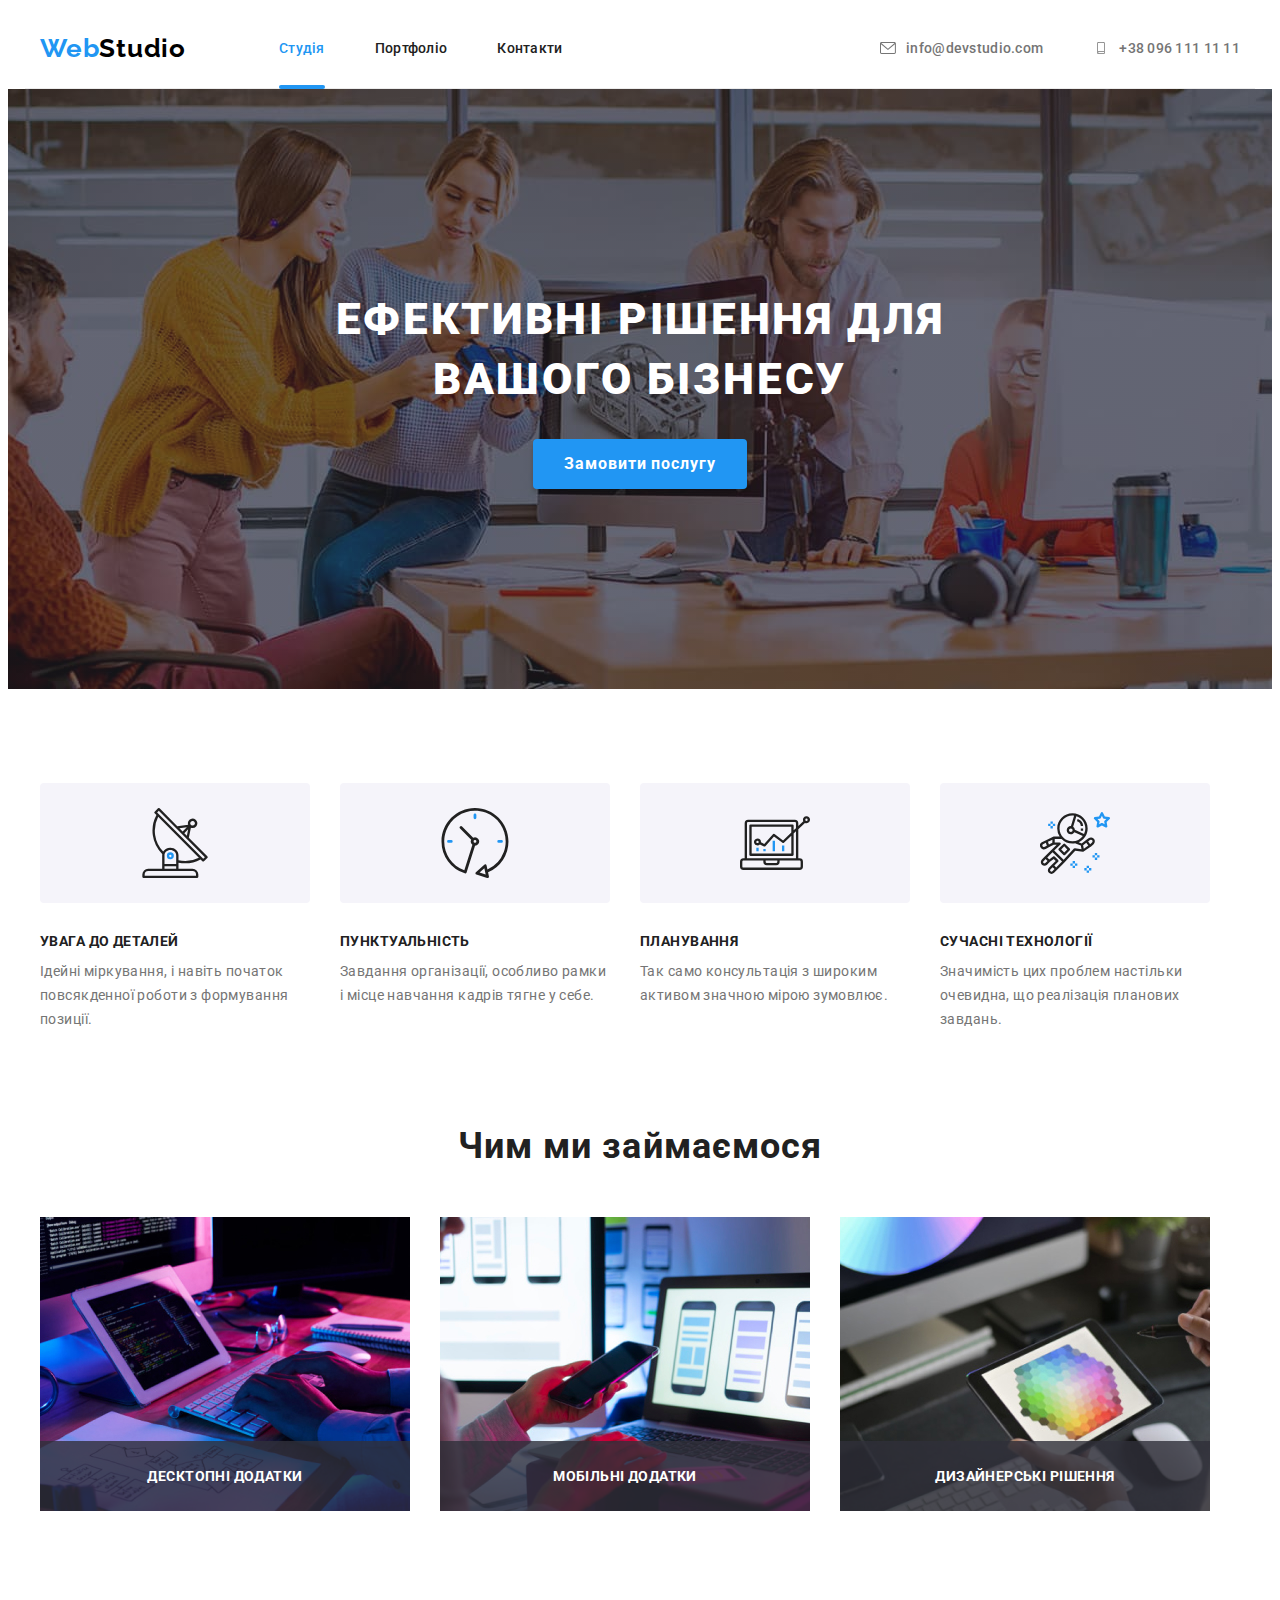
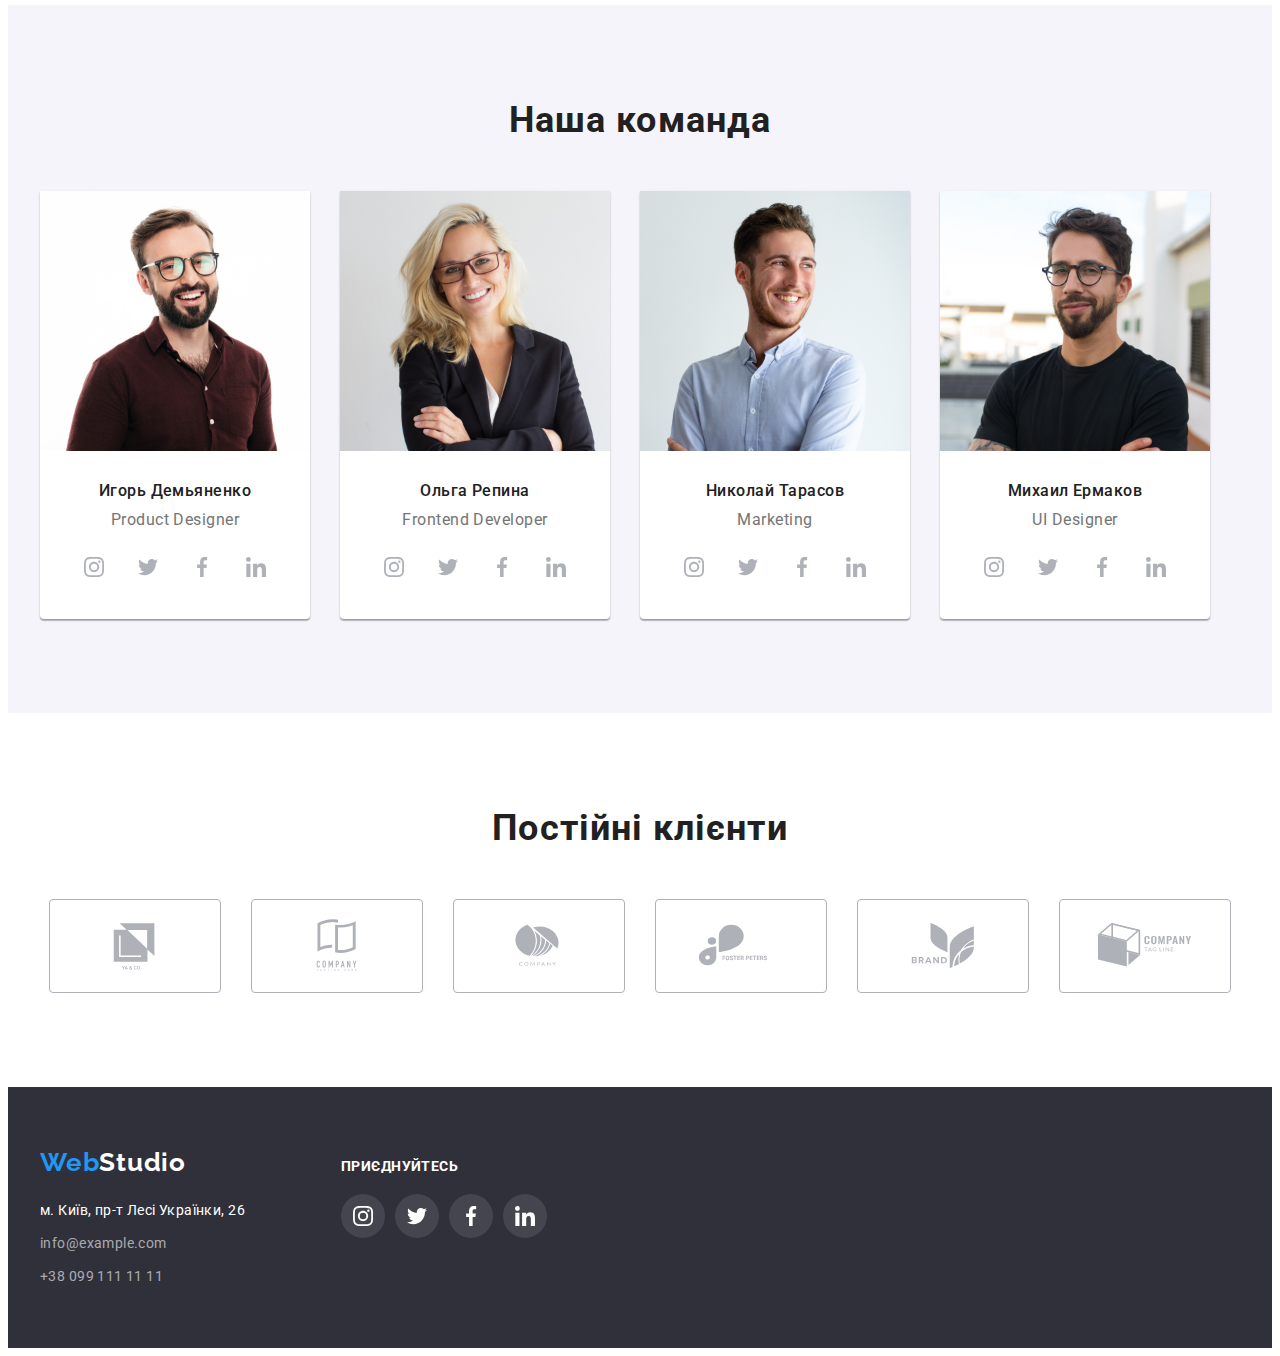
<file: index.html>
<!DOCTYPE html>
<html lang="uk">
  <head>
    <meta charset="UTF-8" />
    <meta http-equiv="X-UA-Compatible" content="IE=edge" />
    <meta name="viewport" content="width=device-width, initial-scale=1.0" />
    <!-- Fonts start -->
    <link rel="preconnect" href="https://fonts.googleapis.com" />
    <link rel="preconnect" href="https://fonts.gstatic.com" crossorigin />
    <link
      href="https://fonts.googleapis.com/css2?family=Raleway:wght@700&family=Roboto:wght@400;500;700;900&display=swap"
      rel="stylesheet"
    />
    <!-- Fonts end -->

    <!-- Normalize start -->
    <link
      rel="stylesheet"
      href="https://cdnjs.cloudflare.com/ajax/libs/modern-normalize/1.1.0/modern-normalize.min.css"
      integrity="sha512-wpPYUAdjBVSE4KJnH1VR1HeZfpl1ub8YT/NKx4PuQ5NmX2tKuGu6U/JRp5y+Y8XG2tV+wKQpNHVUX03MfMFn9Q=="
      crossorigin="anonymous"
      referrerpolicy="no-referrer"
    />
    <!-- Normalize end -->

    <!-- Animation start -->
    <link
    rel="stylesheet"
    href="https://cdnjs.cloudflare.com/ajax/libs/animate.css/4.1.1/animate.min.css"
  />
  <!-- Animation end -->

    <link rel="stylesheet" href="./css/styles.css" />
    <title>WebStudio</title>
  </head>
  <body data-page>
    <!-- Header section -->
    <header class="header">
      <div class="container header-container">
        <a class="logo link header-logo" href="./index.html" lang="en"
          >Web<span class="word">Studio</span></a
        >

        <nav class="header-nav">
          <ul class="header-list list">
            <li class="header-item">
              <a class="header-link header-link-current link" href="./index.html">Студія</a>
            </li>
            <li class="header-item">
              <a class="header-link link" href="./portfolio.html">Портфоліо</a>
            </li>
            <li class="header-item">
              <a class="header-link link" href="#contacts">Контакти</a>
            </li>
          </ul>
        </nav>

        <ul class="contacts list">
          <li class="contacts-item">
            <a 
              class="contacts-link link" 
              href="mailto:info@devstudio.com">
              <svg class="contacts-icon" width="16" height="12">
                <use href="./images/icons.svg#envelope"></use>
              </svg>
              info@devstudio.com
            </a>
          </li>
          <li class="contacts-item">
            <a class="contacts-link link" href="tel:+380961111111">
              <svg class="contacts-icon" width="16" height="12">
                <use href="./images/icons.svg#smartphone"></use>
              </svg>
              +38 096 111 11 11
            </a>
          </li>
        </ul>
      </div>
    </header>
    <!-- Main section -->
    <main>
      <section class="hero-section">
        <div class="container">
          <h1 class="hero-title">Ефективні рішення для вашого бізнесу</h1>
          <button class="hero-btn animate__animated animate__pulse animate__delay-2s" type="button" data-modal-open>Замовити послугу</button>
        </div>
      </section>

      <section class="features section">
        <div class="container">
          <ul class="features-list list">
            <li class="features-item">
              <div class="thumb">
                <svg class="features-icon" width="70" height="70">
                  <use href="./images/icons.svg#antenna"></use>
                </svg>
              </div>
              <h3 class="features-title">УВАГА ДО ДЕТАЛЕЙ</h3>
              <p class="features-text text">
                Ідейні міркування, і навіть початок повсякденної роботи з формування позиції.
              </p>
            </li>

            <li class="features-item">
              <div class="thumb">
                <svg class="features-icon" width="70" height="70">
                  <use href="./images/icons.svg#clock"></use>
                </svg>
              </div>
              <h3 class="features-title">ПУНКТУАЛЬНІСТЬ</h3>
              <p class="features-text text">
                Завдання організації, особливо рамки і місце навчання кадрів тягне у себе.
              </p>
            </li>

            <li class="features-item">
              <div class="thumb">
                <svg class="features-icon" width="70" height="70">
                  <use href="./images/icons.svg#diagram"></use>
                </svg>
              </div>
              <h3 class="features-title">ПЛАНУВАННЯ</h3>
              <p class="features-text text">
                Так само консультація з широким активом значною мірою зумовлює.
              </p>
            </li>

            <li class="features-item">
              <div class="thumb">
                <svg class="features-icon" width="70" height="70">
                  <use href="./images/icons.svg#astronaut"></use>
                </svg>
              </div>
              <h3 class="features-title">СУЧАСНІ ТЕХНОЛОГІЇ</h3>
              <p class="features-text text">
                Значимість цих проблем настільки очевидна, що реалізація планових завдань.
              </p>
            </li>
          </ul>
        </div>
      </section>

      <section class="occupation" id="studio">
        <div class="container">
          <h2 class="occupation-title title">Чим ми займаємося</h2>

          <ul class="occupation-list list">
            <li class="occupation-item">
              <img
                class="occupation-img"
                src="./images/computer.jpg.jpg"
                alt="Планшет с клавиатурой"
                width="370"
                height="294"
              />
                <div class="occupation-overlay">
                  <p class="occupation-text">Десктопні додатки</p>
                </div>
            </li>

            <li class="occupation-item">
              <img
                class="occupation-img"
                src="./images/computer2.jpg.jpg"
                alt="Ноутбук"
                width="370"
                height="294"
              />
              <div class="occupation-overlay">
                <p class="occupation-text">Мобільні додатки</p>
              </div>
            </li>

            <li class="occupation-item">
              <img
                class="occupation-img"
                src="./images/computer3.jpg.jpg"
                alt="Планшет с цветной картинкой"
                width="370"
                height="294"
              />
              <div class="occupation-overlay">
                <p class="occupation-text">Дизайнерські рішення</p>
              </div>
            </li>
          </ul>
        </div>
      </section>

      <section class="team section">
        <div class="container">
          <h2 class="team-title title">Наша команда</h2>
          <ul class="team-list list">
            <li class="team-item">
              <img
                class="team-img"
                src="./images/igor.jpg"
                alt="Игорь Демьяненко"
                width="270"
                height="260"
              />
              <div class="team-wrapper">
                <h3 class="team-name">Игорь Демьяненко</h3>
                <p class="team-description" lang="en">Product Designer</p>
                <ul class="socials list">
                  <li class="socials-item">
                    <a
                      class="socials-link link"
                      href="instagram.com"
                      target="_blank"
                      rel="noopener noreferrer"
                      aria-label="instagram"
                    >
                    <svg class="socials-icon" width="20" height="20">
                      <use href="./images/icons.svg#instagram"></use>
                    </svg>
                    </a>
                  </li>
                  <li class="socials-item">
                    <a
                      class="socials-link link"
                      href="twitter.com"
                      target="_blank"
                      rel="noopener noreferrer"
                      aria-label="twitter"
                    >
                    <svg class="socials-icon" width="20" height="20">
                      <use href="./images/icons.svg#twitter"></use>
                    </svg>
                    </a>
                  </li>
                  <li class="socials-item">
                    <a
                      class="socials-link link"
                      href="facebook.com"
                      target="_blank"
                      rel="noopener noreferrer"
                      aria-label="facebook"
                    >
                    <svg class="socials-icon" width="20" height="20">
                      <use href="./images/icons.svg#facebook"></use>
                    </svg>
                    </a>
                  </li>
                  <li class="socials-item">
                    <a
                      class="socials-link link"
                      href="linkedin.com"
                      target="_blank"
                      rel="noopener noreferrer"
                      aria-label="linkedin"
                    >
                    <svg class="socials-icon" width="20" height="20">
                      <use href="./images/icons.svg#linkedin"></use>
                    </svg>
                    </a>
                  </li>
                </ul>
              </div>
            </li>

            <li class="team-item">
              <img
                class="team-img"
                src="./images/olga.jpg"
                alt="Ольга Репина"
                width="270"
                height="260"
              />
              <div class="team-wrapper">
                <h3 class="team-name">Ольга Репина</h3>
                <p class="team-description" lang="en">Frontend Developer</p>
                <ul class="socials list">
                  <li class="socials-item">
                    <a
                      class="socials-link link"
                      href="instagram.com"
                      target="_blank"
                      rel="noopener noreferrer"
                      aria-label="instagram"
                    >
                    <svg class="socials-icon" width="20" height="20">
                      <use href="./images/icons.svg#instagram"></use>
                    </svg>
                    </a>
                  </li>
                  <li class="socials-item">
                    <a
                      class="socials-link link"
                      href="twitter.com"
                      target="_blank"
                      rel="noopener noreferrer"
                      aria-label="twitter"
                    >
                    <svg class="socials-icon" width="20" height="20">
                      <use href="./images/icons.svg#twitter"></use>
                    </svg>
                    </a>
                  </li>
                  <li class="socials-item">
                    <a
                      class="socials-link link"
                      href="facebook.com"
                      target="_blank"
                      rel="noopener noreferrer"
                      aria-label="facebook"
                    >
                    <svg class="socials-icon" width="20" height="20">
                      <use href="./images/icons.svg#facebook"></use>
                    </svg>
                    </a>
                  </li>
                  <li class="socials-item">
                    <a
                      class="socials-link link"
                      href="linkedin.com"
                      target="_blank"
                      rel="noopener noreferrer"
                      aria-label="linkedin"
                    >
                    <svg class="socials-icon" width="20" height="20">
                      <use href="./images/icons.svg#linkedin"></use>
                    </svg>
                    </a>
                  </li>
                </ul>
              </div>
            </li>

            <li class="team-item">
              <img
                class="team-img"
                src="./images/nikolay.jpg"
                alt="Николай Тарасов"
                width="270"
                height="260"
              />
              <div class="team-wrapper">
                <h3 class="team-name">Николай Тарасов</h3>
                <p class="team-description" lang="en">Marketing</p>
                <ul class="socials list">
                  <li class="socials-item">
                    <a
                      class="socials-link link"
                      href="instagram.com"
                      target="_blank"
                      rel="noopener noreferrer"
                      aria-label="instagram"
                    >
                    <svg class="socials-icon" width="20" height="20">
                      <use href="./images/icons.svg#instagram"></use>
                    </svg>
                    </a>
                  </li>
                  <li class="socials-item">
                    <a
                      class="socials-link link"
                      href="twitter.com"
                      target="_blank"
                      rel="noopener noreferrer"
                      aria-label="twitter"
                    >
                    <svg class="socials-icon" width="20" height="20">
                      <use href="./images/icons.svg#twitter"></use>
                    </svg>
                    </a>
                  </li>
                  <li class="socials-item">
                    <a
                      class="socials-link link"
                      href="facebook.com"
                      target="_blank"
                      rel="noopener noreferrer"
                      aria-label="facebook"
                    >
                    <svg class="socials-icon" width="20" height="20">
                      <use href="./images/icons.svg#facebook"></use>
                    </svg>
                    </a>
                  </li>
                  <li class="socials-item">
                    <a
                      class="socials-link link"
                      href="linkedin.com"
                      target="_blank"
                      rel="noopener noreferrer"
                      aria-label="linkedin"
                    >
                    <svg class="socials-icon" width="20" height="20">
                      <use href="./images/icons.svg#linkedin"></use>
                    </svg>
                    </a>
                  </li>
                </ul>
              </div>
            </li>

            <li class="team-item">
              <img
                class="team-img"
                src="./images/miсhael.jpg"
                alt="Михаил Ермаков"
                width="270"
                height="260"
              />
              <div class="team-wrapper">
                <h3 class="team-name">Михаил Ермаков</h3>
                <p class="team-description" lang="en">UI Designer</p>
                <ul class="socials list">
                  <li class="socials-item">
                    <a
                      class="socials-link link"
                      href="instagram.com"
                      target="_blank"
                      rel="noopener noreferrer"
                      aria-label="instagram"
                    >
                    <svg class="socials-icon" width="20" height="20">
                      <use href="./images/icons.svg#instagram"></use>
                    </svg>
                    </a>
                  </li>
                  <li class="socials-item">
                    <a
                      class="socials-link link"
                      href="twitter.com"
                      target="_blank"
                      rel="noopener noreferrer"
                      aria-label="twitter"
                    >
                    <svg class="socials-icon" width="20" height="20">
                      <use href="./images/icons.svg#twitter"></use>
                    </svg>
                    </a>
                  </li>
                  <li class="socials-item">
                    <a
                      class="socials-link link"
                      href="facebook.com"
                      target="_blank"
                      rel="noopener noreferrer"
                      aria-label="facebook"
                    >
                    <svg class="socials-icon" width="20" height="20">
                      <use href="./images/icons.svg#facebook"></use>
                    </svg>
                    </a>
                  </li>
                  <li class="socials-item">
                    <a
                      class="socials-link link"
                      href="linkedin.com"
                      target="_blank"
                      rel="noopener noreferrer"
                      aria-label="linkedin"
                    >
                    <svg class="socials-icon" width="20" height="20">
                      <use href="./images/icons.svg#linkedin"></use>
                    </svg>
                    </a>
                  </li>
                </ul> 
              </div>  
            </ul>  
        </div>
      </section>

      <section class="clients section">
        <div class="container">
          <h2 class="clients-title title">Постійні клієнти</h2>
          <ul class="clients-list list">
            <li class="clients-item">
              <a 
                class="clients-link link"
                href="#"
                target="_blank"
                rel="noopener noreferrer"
                aria-label="company-logo-1" 
              >
              <svg class="clients-icon" width="106" height="60">
                   <use href="./images/icons.svg#logo-1"></use>
              </svg>
              </a>
            </li>
            <li class="clients-item">
              <a 
                class="clients-link link"
                href="#"
                target="_blank"
                rel="noopener noreferrer"
                aria-label="company-logo-2" 
              >
              <svg class="clients-icon" width="106" height="60">
                   <use href="./images/icons.svg#logo-2"></use>
              </svg>
              </a>
            </li>
            <li class="clients-item">
              <a 
                class="clients-link link"
                href="#"
                target="_blank"
                rel="noopener noreferrer"
                aria-label="company-logo-3" 
              >
              <svg class="clients-icon" width="106" height="60">
                   <use href="./images/icons.svg#logo-3"></use>
              </svg>
              </a>
            </li>
            <li class="clients-item">
              <a 
                class="clients-link link"
                href="#"
                target="_blank"
                rel="noopener noreferrer"
                aria-label="poster-peters" 
              >
              <svg class="clients-icon" width="106" height="60">
                   <use href="./images/icons.svg#logo-4"></use>
              </svg>
              </a>
            </li>
            <li class="clients-item">
              <a 
                class="clients-link link"
                href="#"
                target="_blank"
                rel="noopener noreferrer"
                aria-label="brand" 
              >
              <svg class="clients-icon" width="106" height="60">
                   <use href="./images/icons.svg#logo-5"></use>
              </svg>
              </a>
            </li>
            <li class="clients-item">
              <a 
                class="clients-link link"
                href="#"
                target="_blank"
                rel="noopener noreferrer"
                aria-label="company-tag-lane" 
              >
              <svg class="clients-icon" width="106" height="60">
                   <use href="./images/icons.svg#logo-6"></use>
              </svg>
              </a>
            </li>
          </ul>
        </div>
      </section>
    </main>
    <!-- Footer section -->
    <footer class="footer">
      <div class="container">
        <div class="footer-contr">
          <div class="address-contr">
        <a class="footer-logo logo link" href="./index.html" lang="en">Web<span class="footer-word">Studio</span></a>
        

        <address class="address" id="contacts">
          <p class="address-text text">м. Київ, пр-т Лесі Українки, 26</p>

          <ul class="address-list list">
            <li class="address-item">
              <a class="address-link text link link-mail" href="maito:info@example.com"
                >info@example.com</a>
            </li>
            <li class="address-item">
              <a class="address-link text link" href="tel:+38091111111">+38 099 111 11 11</a>
            </li>
          </ul>
        </address>
          </div>

          <div class="footer-socials">
            <p class="footer-text">приєднуйтесь</p>
            <ul class="address-socials-list list">
              <li class="address-socials-item">
                <a 
                class="address-socials-link link"
                href="instagram.com"
                target="_blank"
                rel="noopener noreferrer"
                aria-label="instagram"
                >
                <svg class="footer-icon" width="20" height="20">
                  <use href="./images/icons.svg#instagram"></use>
                </svg>
              </a>
              </li>
              <li class="address-socials-item">
                <a 
                class="address-socials-link link"
                href="twitter.com"
                target="_blank"
                rel="noopener noreferrer"
                aria-label="twitter"
                >
                <svg class="footer-icon" width="20" height="20">
                  <use href="./images/icons.svg#twitter"></use>
                </svg>
              </a>
              </li>
              <li class="address-socials-item">
                <a 
                class="address-socials-link link"
                href="facebook.com"
                target="_blank"
                rel="noopener noreferrer"
                aria-label="facebook"
                >
                <svg class="footer-icon" width="20" height="20">
                  <use href="./images/icons.svg#facebook"></use>
                </svg>
              </a>
              </li>
              <li class="address-socials-item">
                <a 
                class="address-socials-link link"
                href="linkedin.com"
                target="_blank"
                rel="noopener noreferrer"
                aria-label="linkedin"
                >
                <svg class="footer-icon" width="20" height="20">
                  <use href="./images/icons.svg#linkedin"></use>
                </svg>
              </a>
              </li>
            </ul>
          </div>
        </div>
      </div>
    </footer>

        <!-- Modal window -->
        <div class="backdrop is-hidden" data-modal>
          <div class="modal">
            <button class="modal-btn" data-modal-close>
              <svg class="modal-btn-icon" width="18" height="18">
                <use href="./images/icons.svg#icon-close"></use>
              </svg>
            </button>
          </div>
        </div>
    <script src="./js/modal.js"></script>   
  </body>
</html>
</file>
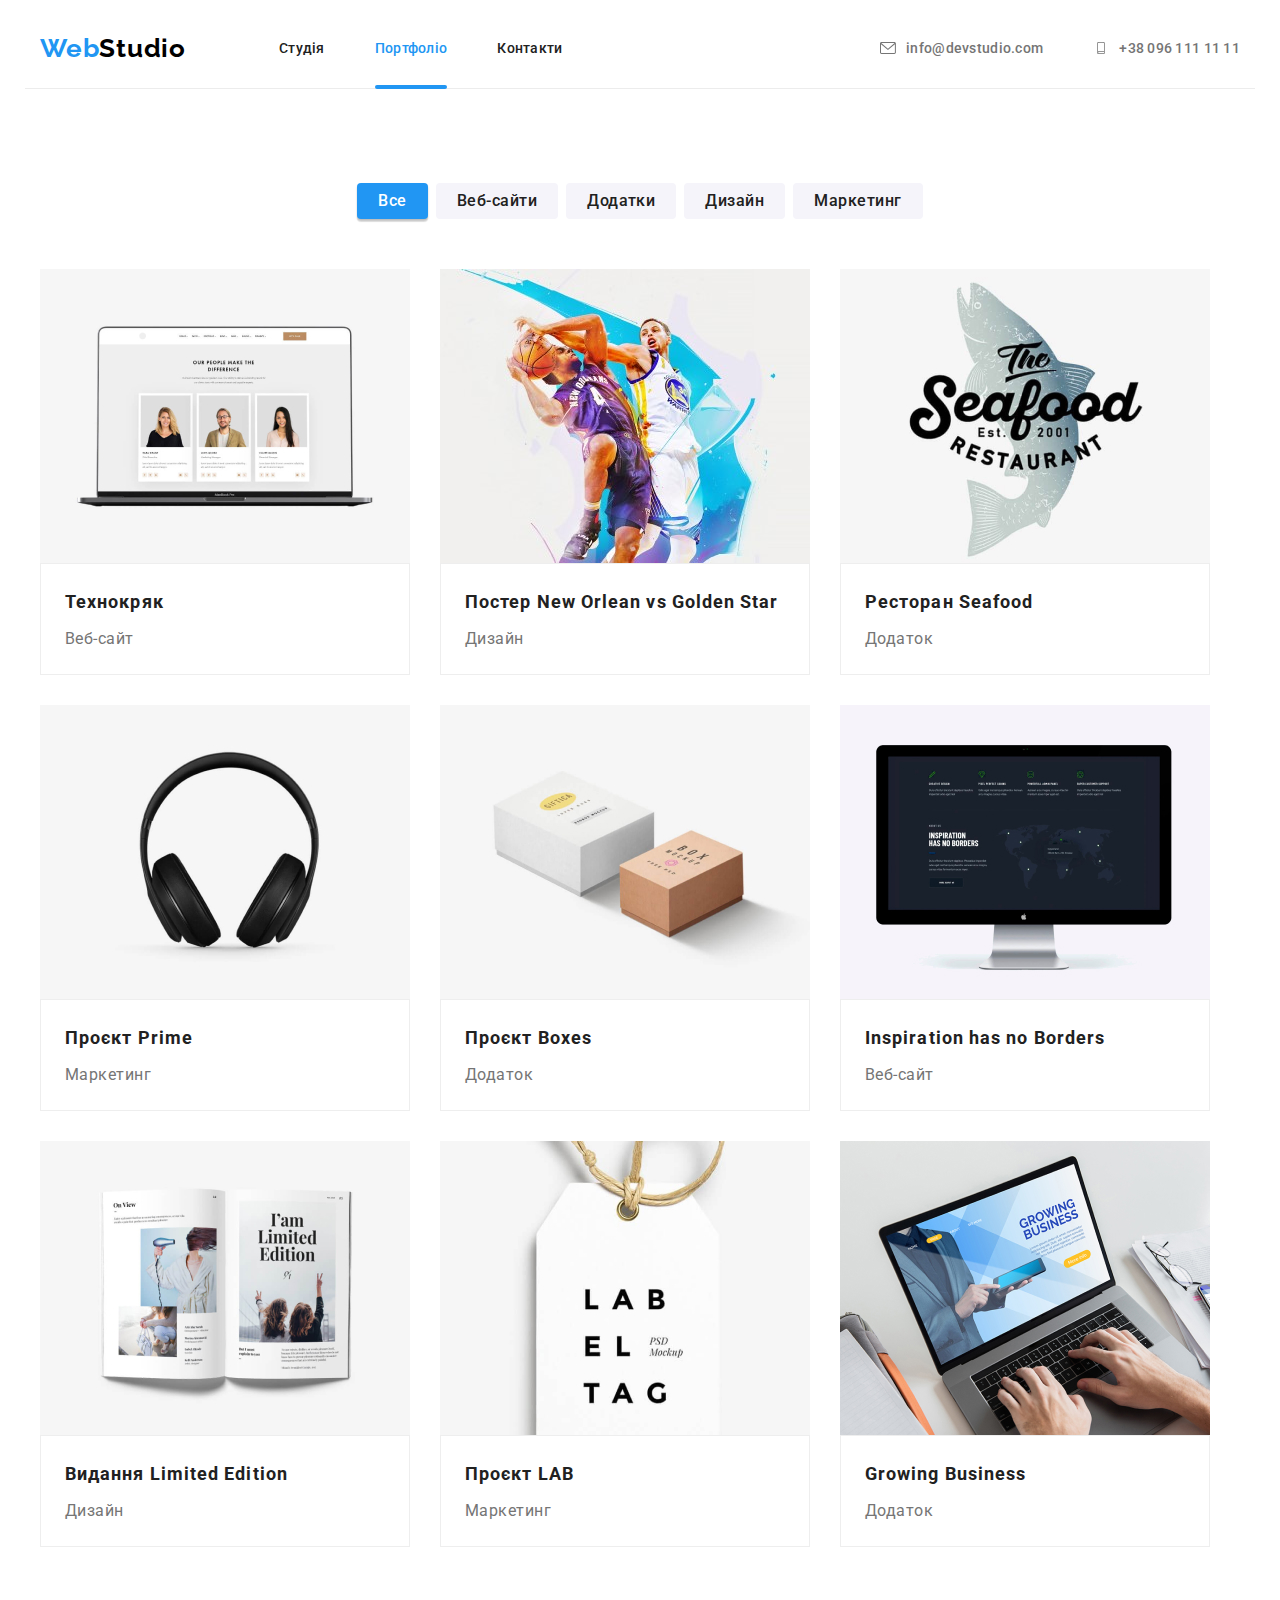
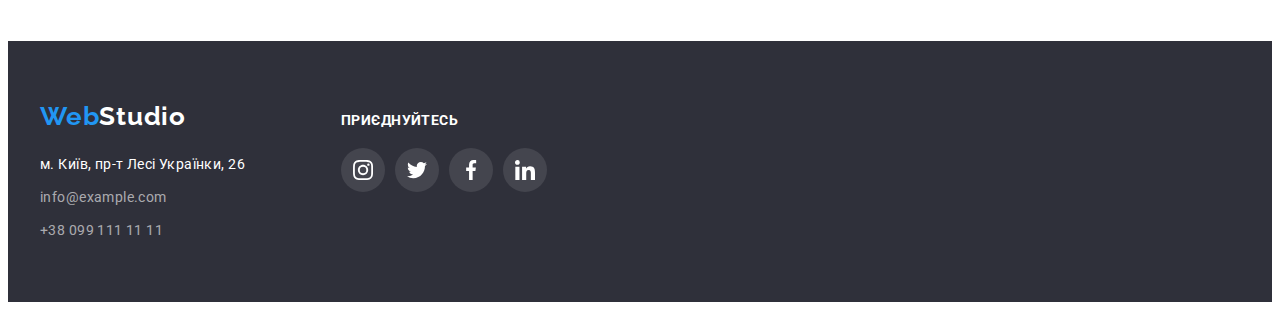
<file: portfolio.html>
<!DOCTYPE html>
<html lang="uk">
  <head>
    <meta charset="UTF-8" />
    <meta http-equiv="X-UA-Compatible" content="IE=edge" />
    <meta name="viewport" content="width=device-width, initial-scale=1.0" />
    <link rel="preconnect" href="https://fonts.googleapis.com" />
    <link rel="preconnect" href="https://fonts.gstatic.com" crossorigin />
    <link
      href="https://fonts.googleapis.com/css2?family=Raleway:wght@700&family=Roboto:wght@400;500;700;900&display=swap"
      rel="stylesheet"
    />

    <!-- Normalize start -->
    <link
      rel="stylesheet"
      href="https://cdnjs.cloudflare.com/ajax/libs/modern-normalize/1.1.0/modern-normalize.min.css"
      integrity="sha512-wpPYUAdjBVSE4KJnH1VR1HeZfpl1ub8YT/NKx4PuQ5NmX2tKuGu6U/JRp5y+Y8XG2tV+wKQpNHVUX03MfMFn9Q=="
      crossorigin="anonymous"
      referrerpolicy="no-referrer"
    />
    <!-- Normalize end -->

    <link rel="stylesheet" href="./css/styles.css" />
    <title>Portfolio</title>
  </head>
  <body>
    <!-- header section -->

    <header class="header">
      <div class="container header-container">
        <a class="logo link header-logo" href="./index.html" lang="en"
          >Web<span class="word">Studio</span></a
        >

        <nav class="header-nav">
          <ul class="header-list list">
            <li class="header-item">
              <a class="header-link  link" href="./index.html">Студія</a>
            </li>
            <li class="header-item">
              <a class="header-link header-link-current link" href="./portfolio.html">Портфоліо</a>
            </li>
            <li class="header-item">
              <a class="header-link link" href="#contacts">Контакти</a>
            </li>
          </ul>
        </nav>

        <ul class="contacts list">
          <li class="contacts-item">
            <a 
              class="contacts-link link" 
              href="mailto:info@devstudio.com">
              <svg class="contacts-icon" width="16" height="12">
                <use href="./images/icons.svg#envelope"></use>
              </svg>
              info@devstudio.com
            </a>
          </li>
          <li class="contacts-item">
            <a class="contacts-link link" href="tel:+380961111111">
              <svg class="contacts-icon" width="16" height="12">
                <use href="./images/icons.svg#smartphone"></use>
              </svg>
              +38 096 111 11 11
            </a>
          </li>
        </ul>
      </div>
    </header>

    <!-- main section -->
    <main>
      <section class="section">
        <div class="container">
          <ul class="btn-list list">
            <li class="btn-item">
              <button class="portfolio-btn btn-active-current" type="button">Все</button>
            </li>
            <li class="btn-item">
              <button class="portfolio-btn" type="button">Веб-сайти</button>
            </li>
            <li class="btn-item">
              <button class="portfolio-btn" type="button">Додатки</button>
            </li>
            <li class="btn-item">
              <button class="portfolio-btn" type="button">Дизайн</button>
            </li>
            <li class="btn-item">
              <button class="portfolio-btn" type="button">Маркетинг</button>
            </li>
          </ul>

          <ul class="portfolio-list list">
            <li class="portfolio-item">
              <a class="portfolio-link link" href="#" target="_blank" rel="noopener noreferrer">
                <div class="portfolio-cards">
                <img
                src="./images/Portfolio/img.jpg"
                alt="Карточки трьох працівників"
                width="370"
                height="294"
              />
              <div class="overlay"> 
                <p class="overlay-text">Ресурс пропонує комплексні пропозиції з різним рівнем функціоналу та сервісів. Все це дозволить відвідувачу отримати вичерпні відомості про компанію чи приватну особу.</p>
              </div>
              </div>
              <div class="portfolio-wrapper">
                <h2 class="portfolio-title">Технокряк</h2>
                <p class="portfolio-text">Веб-сайт</p>
              </div>
              </a>
            </li>
            <li class="portfolio-item">
              <a class="portfolio-link link" href="#" target="_blank" rel="noopener noreferrer">
              <img
                src="./images/Portfolio/players.jpg"
                alt="Два баскетболіста"
                width="370"
                height="294"
              />
              <div class="portfolio-wrapper">
                <h2 class="portfolio-title" lang="en">Постер New Orlean vs Golden Star</h2>
                <p class="portfolio-text">Дизайн</p>
              </div>
              </a>
            </li>
            <li class="portfolio-item"> 
              <a class="portfolio-link link" href="#" target="_blank" rel="noopener noreferrer">
              <img
                src="./images/Portfolio/restaurant.jpg"
                alt="Логотип ресторану"
                width="370"
                height="294"
              />
              <div class="portfolio-wrapper">
                <h2 class="portfolio-title" lang="en">Ресторан Seafood</h2>
                <p class="portfolio-text">Додаток</p>
              </div>
              </a>
            </li>
            <li class="portfolio-item">
              <a class="portfolio-link link" href="#" target="_blank" rel="noopener noreferrer">
              <img 
                src="./images/Portfolio/prime.jpg" 
                alt="Навушники" 
                width="370" 
                height="294" />
              <div class="portfolio-wrapper">
                <h2 class="portfolio-title">Проєкт Prime</h2>
                <p class="portfolio-text">Маркетинг</p>
              </div>
              </a>
            </li>
            <li class="portfolio-item">
              <a class="portfolio-link link" href="#" target="_blank" rel="noopener noreferrer">
              <img 
                src="./images/Portfolio/boxes.jpg" 
                alt="Бокси" 
                width="370" 
                height="294" />
              <div class="portfolio-wrapper">
                <h2 class="portfolio-title">Проєкт Boxes</h2>
                <p class="portfolio-text">Додаток</p>
              </div>
              </a>
            </li>
            <li class="portfolio-item">
              <a class="portfolio-link link" href="#" target="_blank" rel="noopener noreferrer">
              <img
                src="./images/Portfolio/computer.jpg"
                alt="Монітор"
                width="370"
                height="294"
              />
              <div class="portfolio-wrapper">
                <h2 class="portfolio-title" lang="en">Inspiration has no Borders</h2>
                <p class="portfolio-text">Веб-сайт</p>
              </div>
              </a>
            </li>
            <li class="portfolio-item">
              <a class="portfolio-link link" href="#" target="_blank" rel="noopener noreferrer">
              <img
                src="./images/Portfolio/book.jpg"
                alt="Розкрита книга"
                width="370"
                height="294"
              />
              <div class="portfolio-wrapper">
                <h2 class="portfolio-title" lang="en">Видання Limited Edition</h2>
                <p class="portfolio-text">Дизайн</p>
              </div>
              </a>
            </li>
            <li class="portfolio-item">
              <a class="portfolio-link link" href="#" target="_blank" rel="noopener noreferrer">
              <img
                src="./images/Portfolio/lab.jpg"
                alt="Логотип проєкта ЛАБ"
                width="370"
                height="294"
              />
              <div class="portfolio-wrapper">
                <h2 class="portfolio-title" lang="en">Проєкт LAB</h2>
                <p class="portfolio-text">Маркетинг</p>
              </div>
              </a>
            </li>
            <li class="portfolio-item">
              <a class="portfolio-link link" href="#" target="_blank" rel="noopener noreferrer">
              <img
                src="./images/Portfolio/notebook.jpg"
                alt="Ноутбук"
                width="370"
                height="294"
              />
              <div class="portfolio-wrapper">
                <h2 class="portfolio-title" lang="en">Growing Business</h2>
                <p class="portfolio-text">Додаток</p>
              </div>
              </a>
            </li>
          </ul>
        </div>
      </section>
    </main>

    <!-- footer section -->

    <footer class="footer">
      <div class="container">
        <div class="footer-contr">
          <div class="address-contr">
        <a class="footer-logo logo link" href="./index.html" lang="en">Web<span class="footer-word">Studio</span></a>
        

        <address class="address" id="contacts">
          <p class="address-text text">м. Київ, пр-т Лесі Українки, 26</p>

          <ul class="address-list list">
            <li class="address-item">
              <a class="address-link text link link-mail" href="maito:info@example.com"
                >info@example.com</a>
            </li>
            <li class="address-item">
              <a class="address-link text link" href="tel:+38091111111">+38 099 111 11 11</a>
            </li>
          </ul>
        </address>
          </div>

          <div class="footer-socials">
            <p class="footer-text">приєднуйтесь</p>
            <ul class="address-socials-list list">
              <li class="address-socials-item">
                <a 
                class="address-socials-link link"
                href="instagram.com"
                target="_blank"
                rel="noopener noreferrer"
                aria-label="instagram"
                >
                <svg class="footer-icon" width="20" height="20">
                  <use href="./images/icons.svg#instagram"></use>
                </svg>
              </a>
              </li>
              <li class="address-socials-item">
                <a 
                class="address-socials-link link"
                href="twitter.com"
                target="_blank"
                rel="noopener noreferrer"
                aria-label="twitter"
                >
                <svg class="footer-icon" width="20" height="20">
                  <use href="./images/icons.svg#twitter"></use>
                </svg>
              </a>
              </li>
              <li class="address-socials-item">
                <a 
                class="address-socials-link link"
                href="facebook.com"
                target="_blank"
                rel="noopener noreferrer"
                aria-label="facebook"
                >
                <svg class="footer-icon" width="20" height="20">
                  <use href="./images/icons.svg#facebook"></use>
                </svg>
              </a>
              </li>
              <li class="address-socials-item">
                <a 
                class="address-socials-link link"
                href="linkedin.com"
                target="_blank"
                rel="noopener noreferrer"
                aria-label="linkedin"
                >
                <svg class="footer-icon" width="20" height="20">
                  <use href="./images/icons.svg#linkedin"></use>
                </svg>
              </a>
              </li>
            </ul>
          </div>
        </div>
      </div>
    </footer>
  </body>
</html>
</file>
<file: css/styles.css>
:root {
    /* fonts */
    --main-font: 'Roboto', sans-serif;
    --secondary-font: 'Raleway', sans-serif;

    /* text colors */
    --main-txt-cl: #212121;
    --accent-color: #2196F3;
    --secondary-txt-cl: #FFFFFF;
    --minor-txt-cl: #757575;

    /* bg colors */
    --light-bg-cl: #F5F4FA; 
    --dark-bg-cl: #2F303A; 
    
   /* others */
    --indent: 30px;
    --items: 3;
    --animation: 250ms cubic-bezier(0.4, 0, 0.2, 1);

}

body {
    font-family: var(--main-font);
    color: var(--main-txt-cl);
}

.no-scroll {
   overflow: hidden;
}
 
/* reset styles */
.link {
text-decoration: none;
}

h1, h2,h3,h4,h5,h6,p {
   margin: 0;
}

img {
   display: block;
}

.list {
list-style: none;
padding: 0;
margin: 0;
}

/* base styles */

.section {
   padding-top: 94px;
   padding-bottom: 94px;
}


.container {
   width: 1200px;
   padding-left: 15px;
   padding-right: 15px;
   margin-left: auto;
   margin-right: auto;

   /* outline: 2px solid red; */
}

.text {
    font-size: 14px;
    line-height: calc(24 / 14);
    letter-spacing: 0.03em;
 }

/* Header section */

.header-container {
   display: flex;
   align-items: center;
   border-bottom: 1px solid #ECECEC;;
}

.logo {
    font-family: var(--secondary-font);
    font-weight: 700;
    font-size: 26px;
    line-height: calc(31 / 26);
    letter-spacing: 0.03em;
    color: var(--accent-color); 
}

.header-logo {
   margin-right: 93px;
}

.logo.link > .word {
    color: #000000;
}

.header-nav {
   margin-right: auto;
}

.header-list {
   display: flex;
   gap: 50px;
}

.header-item {
   position: relative;
}

.header-link { 
   display: block;
   padding-top: 32px;
   padding-bottom: 32px;

    font-weight: 500;
    font-size: 14px;
    line-height: calc(16 / 14);
    letter-spacing: 0.02em;
    color: var(--main-txt-cl);
    
    transition: color var(--animation);
}

 .header-link:hover,
 .header-link:focus,
 .contacts-link:hover,
 .contacts-link:focus,
 .address-link:hover,
 .address-link:focus {
    color: var(--accent-color);
 }

 .header-link-current {
    color: var(--accent-color);
 }

 .header-link-current::after {
   content: '';
   display: block;
   position: absolute;
   bottom: -1px;
   width: 100%;
   height: 4px;
   border-radius: 2px;
   background-color: var(--accent-color);
 } 


 .contacts {
   display: flex;
   gap: 50px;
 }

 .contacts-link {
   display: flex;
   align-items: center;
   padding-top: 32px;
   padding-bottom: 32px;

   font-weight: 500;
   font-size: 14px;
   line-height: calc(16 / 14);
   letter-spacing: 0.02em;
   color: var(--minor-txt-cl);

   transition: color var(--animation);
 }

 /* Hero section */

 .hero-section {
    max-width: 1600px;
    padding-top: 200px;
    padding-bottom: 200px;
    margin: 0 auto;
    background-color: var(--dark-bg-cl);
    background-image: linear-gradient(to right, rgba(47, 48, 58, 0.4), rgba(47, 48, 58, 0.4)),
      url('../images/logo-opt.jpg');
    background-repeat: no-repeat;
    background-position: center;
    background-size: cover;
 }

 .hero-title {
    width: 696px;
    margin-bottom: 30px;
    margin-left: auto;
    margin-right: auto;

    font-weight: 900;
    font-size: 44px;
    line-height: calc(60 / 44);
    text-align: center;
    letter-spacing: 0.06em;
    text-transform: uppercase;
    color: var(--secondary-txt-cl);
 }

 .hero-btn {
    display: block;
    margin: 0 auto;

    max-width: 250px;
    min-width: 200px;
    min-height: 50px;
    padding: 9px 31px;

    font-family: inherit;
    font-weight: 700;
    font-size: 16px;
    line-height: calc(30 / 16);
    letter-spacing: 0.06em;
    background-color: var(--accent-color);
    color: var(--secondary-txt-cl);
    border: transparent;
    box-shadow: 0px 4px 4px rgba(0, 0, 0, 0.15);
    border-radius: 4px;
    cursor: pointer;

    /* transition-property: background-color;
    transition-duration: 250ms;
    transition-timing-function: cubic-bezier(0.4, 0, 0.2, 1);
    transition-delay: 0s; */

    transition: background-color var(--animation);
 }

 .hero-btn:hover,
 .hero-btn:focus {
    background-color: #188CE8;
 }

 /* Section features */
.features-list {
   display: flex;
   gap: var(--indent);
   /* justify-content: space-between; */
}

.features-list:last-child {
   margin-right: 0;
}

.features-item {
   width: 270px;
}

 .features-title {
    margin-bottom: 10px;

    font-weight: 700;
    font-size: 14px;
    line-height: calc(16 / 14);
    letter-spacing: 0.03em;
    text-transform: uppercase;
 }

 .features-text {
    color: var(--minor-txt-cl);
 }

 /* occupation & team */

 .title {
   margin-bottom: 50px;

    font-weight: 700;
    font-size: 36px;
    line-height: calc(42 / 36);
    text-align: center;
    letter-spacing: 0.03em;
 }

 .occupation-list {
   display: flex;
   gap: var(--indent);
   padding-bottom: 94px;
 }

 .occupation-item {
   position: relative;
 }


 .occupation-overlay {
   position: absolute;
   left: 0;
   bottom: 0;

   background-color: rgba(47, 48, 58, 0.8);

   display: flex;
   align-items: center;
   justify-content: center;

   width: 100%;
 }

 .occupation-text {
   margin-top: 27px;
   margin-bottom: 27px;

   font-weight: 700;
   font-size: 14px;
   line-height: calc(16 / 14);
   text-align: center;
   letter-spacing: 0.03em;
   text-transform: uppercase;
   color: var(--secondary-txt-cl);
   user-select: none;
 }

 .team {
    background-color: var(--light-bg-cl);

 }

.team-list {
   display: flex;
   gap: var(--indent);
}

.team-item {
   background-color: #FFFFFF;
   box-shadow: 0px 1px 3px rgba(0, 0, 0, 0.12), 0px 1px 1px rgba(0, 0, 0, 0.14), 0px 2px 1px rgba(0, 0, 0, 0.2);
   border-radius: 0px 0px 4px 4px;
}

.team-wrapper {
   padding: 30px 5px;
   border-top: none;
}

 .team-name {
    margin-bottom: 10px;

    font-weight: 500;
    font-size: 16px;
    line-height: calc(19 / 16);
    text-align: center;
    letter-spacing: 0.03em;
 }

 .team-description {

   margin-bottom: 16px;

    font-size: 16px;
    line-height: calc(19 / 16);
    text-align: center;
    letter-spacing: 0.03em;
    color: var(--minor-txt-cl);
 }

 .clients-title {
   margin-bottom: 50px;
 }

 /* Footer */

.footer {
    padding: 60px 0;
    background-color: var(--dark-bg-cl);
}

.footer-logo {
   display: block;
   margin-bottom: 20px;
}

 .footer-word {
    color: var(--secondary-txt-cl);
 }

 .address {
   font-style: normal;
 }

 .address-text {
    color: var(--secondary-txt-cl);
 }

 .address-link {
    color: rgba(255, 255, 255, 0.6);
    display: block;

    transition: color var(--animation);
 }

.link-mail {
   display: block;
   margin-top: 9px;
   margin-bottom: 9px;
}

.footer-text {
   font-weight: 700;
   font-size: 14px;
   line-height: calc(16 / 14);
   text-transform: uppercase;
   letter-spacing: 0.03em;
   color: var(--secondary-txt-cl);

   margin-bottom: 20px;
}




 /* PORTFOLIO */

 .btn-list {
   display: flex;
   justify-content: center;
   margin-bottom: 50px;
   gap: 8px; 
 }

 .portfolio-btn {
   display: block;
   padding: 5px 21px;
   border-radius: 4px;

    font-family: inherit;
    font-weight: 500;
    font-size: 16px;
    line-height: calc(26 / 16);
    letter-spacing: 0.03em;
    color: var(--main-txt-cl);
    background-color: var(--light-bg-cl);
    border: transparent;
    cursor: pointer;

    transition: color var(--animation), background-color var(--animation), box-shadow var(--animation);
 }

 .portfolio-btn:hover,
 .portfolio-btn:focus,
 .btn-active-current {
    color: var(--secondary-txt-cl);
    background-color: var(--accent-color);
    box-shadow: 0px 3px 1px rgba(0, 0, 0, 0.1), 0px 1px 2px rgba(0, 0, 0, 0.08), 0px 2px 2px rgba(0, 0, 0, 0.12);
 }

 .portfolio-list {
   display: flex;
   flex-wrap: wrap;
   gap: var(--indent);
 }

 .portfolio-item {
   flex-basis: calc(100% - var(--indent) * (var(--items)-1)) / var(--items);
}

 .portfolio-link {
   transition: box-shadow var(--animation);
 }

 .portfolio-link:hover {
   display: block;
   box-shadow: 0px 4px 4px rgba(0, 0, 0, 0.25);
 }

 .portfolio-cards {
   position: relative;
   overflow: hidden;
 }

 .overlay {
   position: absolute;
   top: 0;
   left: 0;

   transform: translateY(100%);
   transition: transform var(--animation);
   

   display: flex;
   align-items: center;
   justify-content: center;

   width: 100%;
   height: 100%;
   padding: 63px 24px;

   background-color: rgba(33, 150, 243, 0.9);
 }
 
 .portfolio-link:hover .overlay,
 .portfolio-link:focus .overlay {
   transform: translateY(0);
 }

 .overlay-text {
   font-size: 18px;
   line-height: calc(28 / 18);
   letter-spacing: 0.03em;
   color: var(--secondary-txt-cl);
   user-select: none;
 }

 .portfolio-wrapper {
   padding: 20px 24px;
   border-top: none;
   border: 1px solid #EEEEEE;
 }

 .portfolio-title {
   margin-bottom: 4px;
    font-weight: 700;
    font-size: 18px;
    line-height: calc(36 / 18); 
    letter-spacing: 0.06em;  
    color: #212121;
 }

 .portfolio-text {
    font-size: 16px;
    line-height: calc(30 / 16);
    letter-spacing: 0.03em;
    color: var(--minor-txt-cl);
 }

/* Header icons */
 .contacts-icon {
   fill: currentColor;
   margin-right: 10px;
   
 }

 /* Social icons */
.socials {
   display: flex;
   align-items: center;
   justify-content: center;
   gap: 10px;
}

.socials-link {
   display: flex;
   align-items: center;
   justify-content: center;
   width: 44px;
   height: 44px;
   border-radius: 50%;

   transition: background-color var(--animation);

   /* outline: 2px solid #2a2a2a;
   outline-offset: -2px; */
}

.socials-icon {
   fill: #AFB1B8;
   transition: fill var(--animation);
}

.socials-link:hover,
.socials-link:focus {
   background-color: var(--accent-color);
}

.socials-link:hover .socials-icon {
   fill: var(--secondary-txt-cl);
}
.socials-link:focus .socials-icon {
   fill: var(--secondary-txt-cl);
}

/* Clients icons */
.clients-list {
   display: flex;
   align-items: center;
   justify-content: center;
   gap: 30px;
}

.clients-link {
   display: flex;
   align-items: center;
   justify-content: center;
   width: 170px;
   height: 92px;
   border: 1px solid #AFB1B8;
   border-radius: 4px;

   transition: border-color var(--animation);
}

.clients-icon {
   fill: #AFB1B8;
   transition: fill var(--animation);
}

.clients-link:hover,
.clients-link:focus {
   border-color: var(--accent-color)
}

.clients-link:hover .clients-icon {
   fill: var(--accent-color);
}

.clients-link:focus .clients-icon {
   fill: var(--accent-color);
}

.thumb {
   display: flex;
   width: 270px;
   height: 120px;
   align-items: center;
   justify-content: center;
   margin-bottom: 30px;
   background: #F5F4FA;
   border-radius: 4px;
}

/* Footer icons */
.footer-contr {
   display: flex;
   align-items: baseline;
   gap: 70px;
}

.address-contr {
   display: flex;
   flex-direction: column;
   min-width: 231px;
}

.address-socials-list {
   display: flex;
   gap: 10px;
}

.address-socials-link {
   display: flex;
   align-items: center;
   justify-content: center;
   width: 44px;
   height: 44px;
   background: rgba(255, 255, 255, 0.1);
   border-radius: 50%;

   transition: background-color var(--animation);
}

.footer-icon {
   fill: var(--secondary-txt-cl);
}

.address-socials-link:hover,
.address-socials-link:focus {
   background-color: var(--accent-color);
}


/* Modal window */
.backdrop {
   position: fixed;
   top: 0;
   left: 0;
   z-index: 1000;
   width: 100%;
   height: 100%;

   /* display: flex;
   align-items: center;
   justify-content: center; */

   background-color: rgba(0, 0, 0, 0.2);

   transition: opacity 400ms ease-out, visibility 400ms ease-out;
}

.backdrop.is-hidden {
   opacity: 0;
   visibility: hidden;
   pointer-events: none;
}

.modal {
   position: absolute;
   top: 50%;
   left: 50%;
   transform: translate(-50%, -50%) scale(1) rotate(0);

   width: 528px;
   height: 581px;
   background: #FFFFFF;
   box-shadow: 0px 1px 3px rgba(0, 0, 0, 0.12), 0px 1px 1px rgba(0, 0, 0, 0.14), 0px 2px 1px rgba(0, 0, 0, 0.2);
   border-radius: 4px;

   transition: transform 400ms ease-in-out 200ms, opacity 400ms ease-in-out 200ms;
   opacity: 1;
}

.backdrop.is-hidden .modal {
   transform: translate(-50%, -50% ) scale(0.3) rotate(1turn);
}

.modal-btn {
   position: absolute;
   top: 8px;
   right: 8px;
   width: 30px;
   height: 30px;
   padding: 0;
   display: flex;
   align-items: center;
   justify-content: center;

   border: 1px solid rgba(0, 0, 0, 0.1);
   border-radius: 50%;
   background-color: transparent;
   cursor: pointer;
}
</file>
